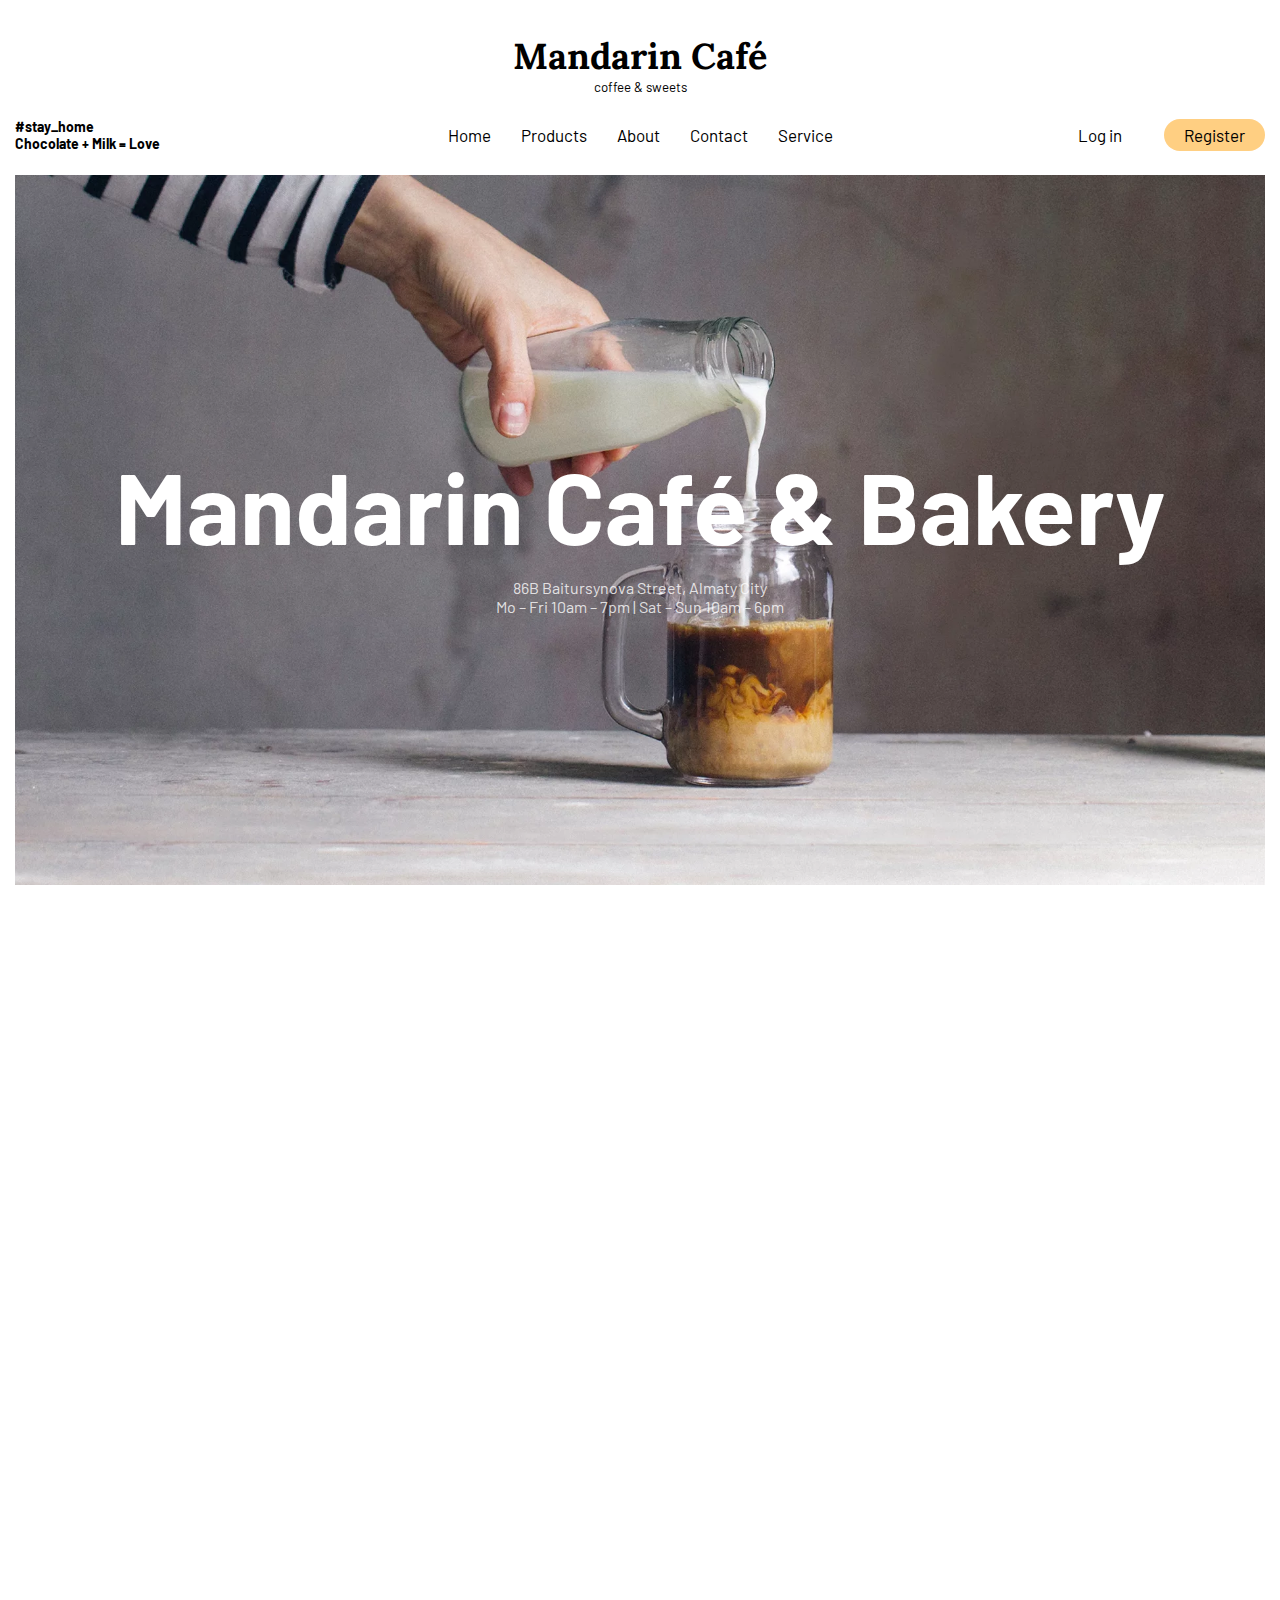
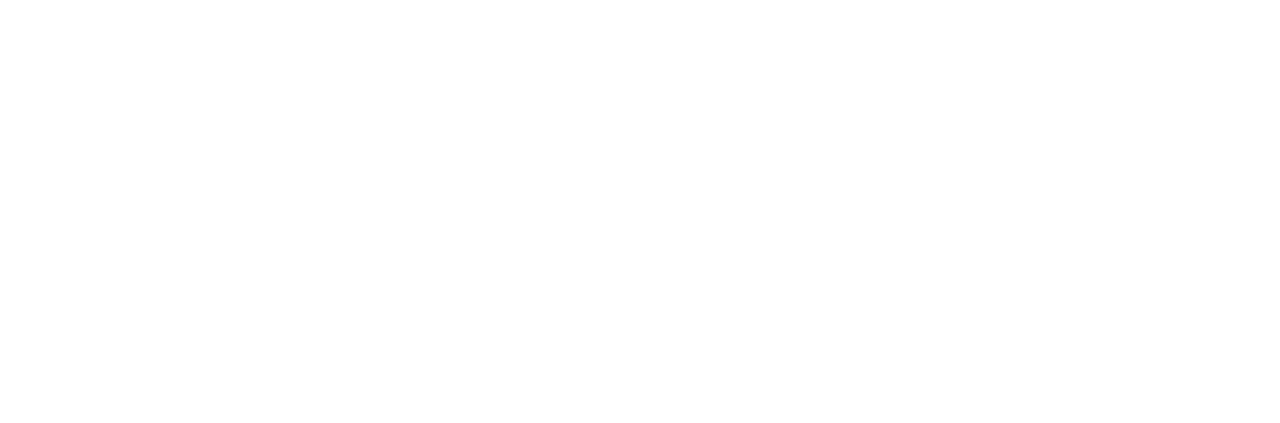
<file: index.html>
<!DOCTYPE html>
<html lang="en">
<head>
    <meta charset="UTF-8">
    <link rel="stylesheet" href="css/style.css">
    <link rel="stylesheet" href="css/header.css">
    <link rel="stylesheet" href="css/modal.css">
    <link rel="stylesheet" href="css/home_page.css">
    <link href="https://fonts.googleapis.com/css2?family=Lora:wght@700&display=swap" rel="stylesheet">
    <link href="https://fonts.googleapis.com/css?family=Barlow&display=swap" rel="stylesheet">
    <title>Home</title>
</head>
<body>
<!-- HEADER OPEN -->
    <header class="header">
        <h1 id="title-cofe">Mandarin Café</h1>
        <small id="little-title">coffee & sweets</small>
        <div class="flex-box">
            <div class="child">
                <h2 class="slogan">#stay_home</h2>
                <h2 class="slogan">Chocolate + Milk = Love</h2>
            </div>
            <nav class="nav-menu">
                <ul class="nav-ul">
                    <li><a class="nav-ul-a" href="index.html">Home</a></li>
                    <li><a class="nav-ul-a" href="">Products</a></li>
                    <li><a class="nav-ul-a" href="">About</a></li>
                    <li><a class="nav-ul-a" href="contacts.html">Contact</a></li>
                    <li><a class="nav-ul-a" href="">Service</a></li>
                </ul>
            </nav>
            <div class="child child-last">
                <button id="btn-login">Log in</button>
                <button id="btn-register">Register</button>
            </div>
        </div>
    </header>
<!-- HEADER CLOSE -->
<!-- HOME OPEN -->
    <div class="main-container">
        <div class="poster-box">
            <div class="box">
                <h1 class="title-home-text">
                    Mandarin Café & Bakery
                </h1>
                <div class="address-home-text">
                    86B Baitursynova Street, Almaty City
                    <br>
                    Mo – Fri 10am – 7pm | Sat – Sun 10am – 6pm
                </div>
            </div>
        </div>
    </div>
<!-- HOME CLOSE -->
    <script src="js/script.js"></script>
</body>
</html>
</file>
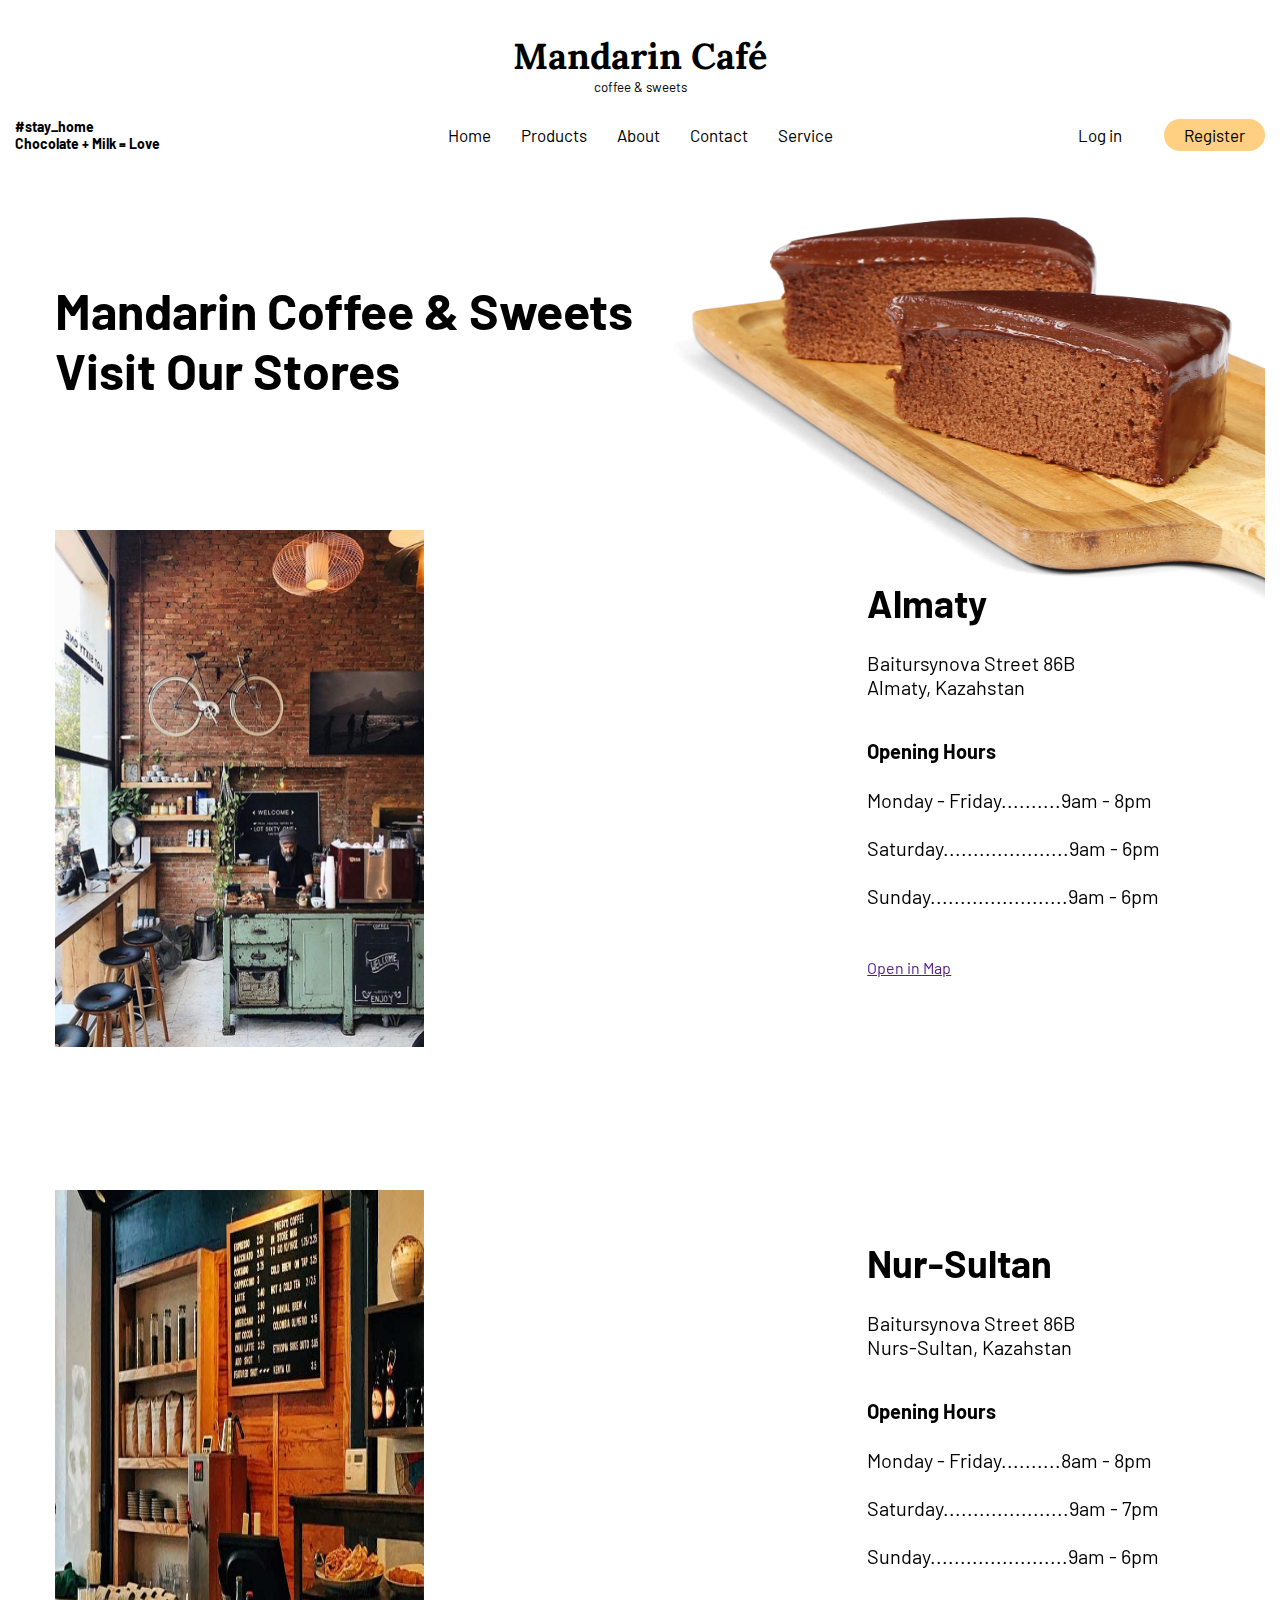
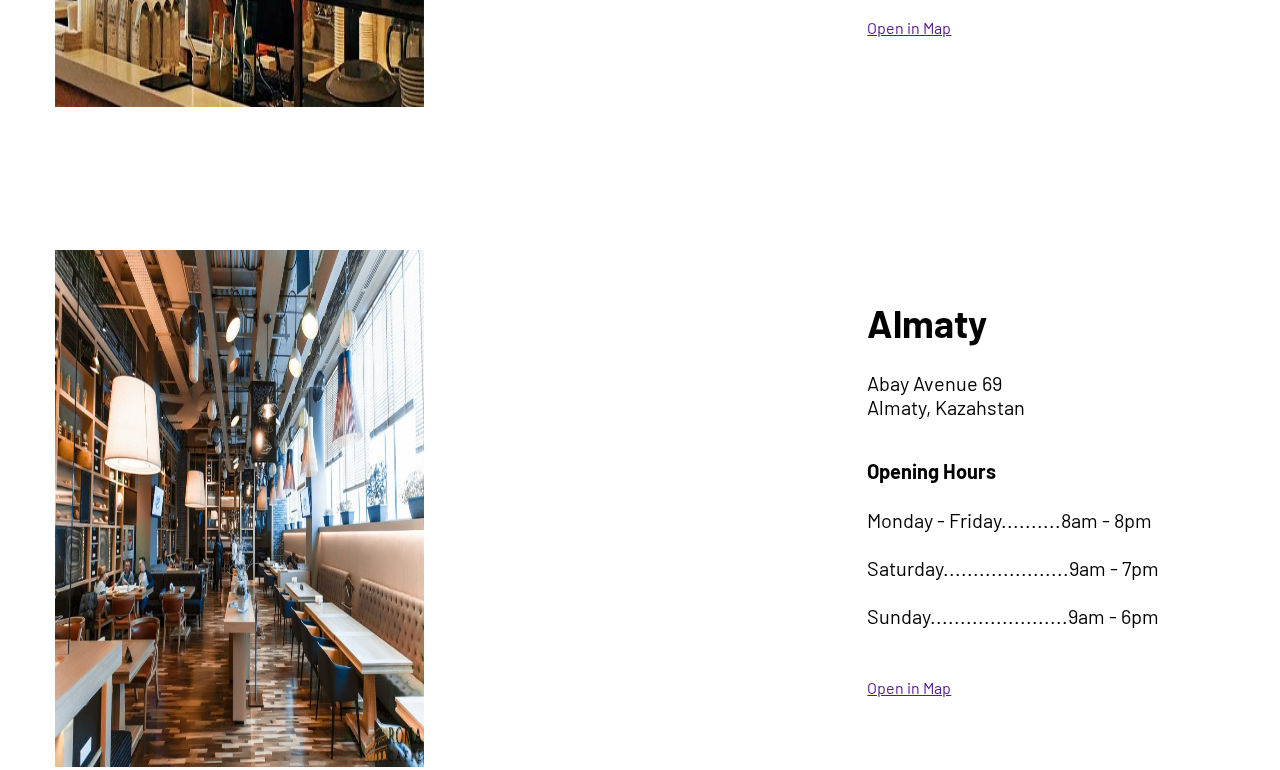
<file: contacts.html>
<!DOCTYPE html>
<html lang="en">
<head>
    <meta charset="UTF-8">
    <link rel="stylesheet" href="css/style.css">
    <link rel="stylesheet" href="css/header.css">
    <link rel="stylesheet" href="css/modal.css">
    <link rel="stylesheet" href="css/contacts.css">
    <link href="https://fonts.googleapis.com/css?family=Barlow|Dosis&display=swap" rel="stylesheet">
    <link href="https://fonts.googleapis.com/css2?family=Lora:wght@700&display=swap" rel="stylesheet">
    <link href="https://fonts.googleapis.com/css?family=Barlow&display=swap" rel="stylesheet">
    <title>Contact</title>
</head>
<body>
<!-- HEADER OPEN -->
    <header class="header">
        <h1 id="title-cofe">Mandarin Café</h1>
        <small id="little-title">coffee & sweets</small>
        <div class="flex-box">
            <div class="child">
                <h2 class="slogan">#stay_home</h2>
                <h2 class="slogan">Chocolate + Milk = Love</h2>
            </div>
            <nav class="nav-menu">
                <ul class="nav-ul">
                    <li><a class="nav-ul-a" href="index.html">Home</a></li>
                    <li><a class="nav-ul-a" href="">Products</a></li>
                    <li><a class="nav-ul-a" href="">About</a></li>
                    <li><a class="nav-ul-a" href="contacts.html">Contact</a></li>
                    <li><a class="nav-ul-a" href="">Service</a></li>
                </ul>
            </nav>
            <div class="child child-last">
                <button id="btn-login">Log in</button>
                <button id="btn-register">Register</button>
            </div>
        </div>
    </header>
<!-- HEADER CLOSE -->

<!-- CONTACTS OPEN-->
    <div class="main-container">
        <div class="cafename">
            <img src="assets/images/contacts/tort2.jpg" width="600" height="400" class="rightpic"/>
            <h1 class="h1-contact"><b>Mandarin Coffee & Sweets<br>Visit Our Stores</b></h1>
        </div>


        <div class="flex-container">
            <div class="flex-muni">
                <div class="child-muni">
                    <a href="#"><img src="assets/images/contacts/caffe1.jpg" width="100%" height="517" class="photocafe"/></a>
                </div>
                <div class="child-muni">
                    <iframe src="https://www.google.com/maps/embed?pb=!1m18!1m12!1m3!1d3879.387818025401!2d76.9262348484681!3d43.246031310589906!2m3!1f0!2f0!3f0!3m2!1i1024!2i768!4f13.1!3m3!1m2!1s0x38836ec8db1134a9%3A0x5b4bfccdc6fd3075!2z0YPQu9C40YbQsCDQkdCw0LnRgtGD0YDRgdGL0L3QvtCy0LAgNjjQsSwg0JDQu9C80LDRgtGLIDA1MDAwMA!5e0!3m2!1sru!2skz!4v1589105276397!5m2!1sru!2skz" width="100%" height="517" frameborder="0" style="border:0;" allowfullscreen="" aria-hidden="false" tabindex="0"></iframe>
                </div>
                <div class="child-muni-last">
                    <div class="adr">
                        <h2 class="name-of-cafe">Almaty</h2>
                        Baitursynova Street 86B
                        <br>
                        Almaty, Kazahstan
                        <br>
                        <h4 class="margin-25">Opening Hours</h4>

                        Monday - Friday..........9am - 8pm
                        <br><br>
                        Saturday.....................9am - 6pm
                        <br><br>
                        Sunday.......................9am - 6pm
                    </div>
                    <a class="btn-map-open" href="">Open in Map</a>
                </div>
            </div>

            <div class="flex-muni">
                <div class="child-muni">
                    <a href="#"><img src="assets/images/contacts/caffe3.jpg" width="100%" height="517" class="photocafe"/></a>
                </div>
                <div class="child-muni">
                    <iframe src="https://www.google.com/maps/embed?pb=!1m18!1m12!1m3!1d3879.387818025401!2d76.9262348484681!3d43.246031310589906!2m3!1f0!2f0!3f0!3m2!1i1024!2i768!4f13.1!3m3!1m2!1s0x38836ec8db1134a9%3A0x5b4bfccdc6fd3075!2z0YPQu9C40YbQsCDQkdCw0LnRgtGD0YDRgdGL0L3QvtCy0LAgNjjQsSwg0JDQu9C80LDRgtGLIDA1MDAwMA!5e0!3m2!1sru!2skz!4v1589105276397!5m2!1sru!2skz" width="100%" height="517" frameborder="0" style="border:0;" allowfullscreen="" aria-hidden="false" tabindex="0"></iframe>
                </div>
                <div class="child-muni-last">
                    <div class="adr">
                        <h2 class="name-of-cafe">Nur-Sultan</h2>
                        Baitursynova Street 86B
                        <br>
                        Nurs-Sultan, Kazahstan
                        <br>
                        <h4 class="margin-25">Opening Hours</h4>

                        Monday - Friday..........8am - 8pm
                        <br><br>
                        Saturday.....................9am - 7pm
                        <br><br>
                        Sunday.......................9am - 6pm
                    </div>
                    <a class="btn-map-open" href="">Open in Map</a>
                </div>
            </div>

            <div class="flex-muni">
                <div class="child-muni">
                    <a href="#"><img src="assets/images/contacts/caffe2.jpg" width="100%" height="517" class="photocafe"/></a>
                </div>
                <div class="child-muni">
                    <iframe src="https://www.google.com/maps/embed?pb=!1m18!1m12!1m3!1d2906.4436773897787!2d76.9295726152357!3d43.242122379137484!2m3!1f0!2f0!3f0!3m2!1i1024!2i768!4f13.1!3m3!1m2!1s0x38836ec5104e6879%3A0xc304fd8c3c64d7a!2z0L_RgNC-0YHQvy4g0JDQsdCw0Y8gNjksINCQ0LvQvNCw0YLRiyAwNTAwMDA!5e0!3m2!1sru!2skz!4v1589219337361!5m2!1sru!2skz" width="100%" height="517" frameborder="0" style="border:0;" allowfullscreen="" aria-hidden="false" tabindex="0"></iframe>
                </div>
                <div class="child-muni-last">
                    <div class="adr">
                        <h2 class="name-of-cafe">Almaty</h2>
                        Abay Avenue 69
                        <br>
                        Almaty, Kazahstan
                        <br>
                        <h4 class="margin-25">Opening Hours</h4>

                        Monday - Friday..........8am - 8pm
                        <br><br>
                        Saturday.....................9am - 7pm
                        <br><br>
                        Sunday.......................9am - 6pm
                    </div>
                    <a class="btn-map-open" href="">Open in Map</a>
                </div>
            </div>
        </div>
    </div>
<!-- CONTACTS CLOSE-->
    <script src="js/script.js"></script>
</body>
</html>
</file>
<file: css/style.css>
/* Write Musa Zhaksybay Start */
* {
    padding: 0;
    margin: 0;
}

*:after {
    box-sizing: border-box;
}

body {
    font-family: 'Barlow', sans-serif;
    height: 2000px;
    padding-top: 23px;
}

button:focus, input:focus {
    outline: none;
}

.main-container {
    margin: 0 15px;
    /*background: darkorange;*/
}

.test {
    height: 700px;
}

.btn-a-style {
    font-family: 'Barlow', sans-serif;
    text-decoration: none;
    position: relative;
    color: #000;
}

.btn-a-style:after {
    content: "";
    display: block;
    width: 0;
    height: 1px;
    background-color: #000;
    margin-top: 5px;
    position: absolute;
    top: 100%;
    left: 0;
    z-index: 1;
    transition: width 0.4s;
}

.btn-a-style:hover:after {
    width: 100%;
}
/* Write Musa Zhaksybay End */
</file>
<file: css/header.css>
/* Write Yerbolat Pazyl Start*/

.header {
    /*background: blue;*/
    margin: 0 15px;
}

#title-cofe {
    text-align: center;
    font-family: 'Lora', serif;
    font-size: 36px;
    padding: 10px 0 0;
    /*background-color: red;*/
}

#little-title {
    display: block;
    text-align: center;
    font-weight: 400;
    /*background-color: darkslategrey;*/
}

.flex-box {
    display: flex;
    justify-content: space-between;
    /*background-color: indigo;*/
    align-items: center;
    position: relative;
    height: 80px;
}

.child {
    width: 15%;
    /*background-color: darkslategrey;*/
}

.child-last {
    display: flex;
    justify-content: space-between;
    box-sizing: border-box;
    /*background: red;*/
}

.slogan {
    font-size: 14px;
}

.nav-menu {
    width: 60%;
    /*background-color: green;*/
    /*padding: 7px 30% 0;*/
}

.nav-ul {
    display: flex;
    list-style: none;
    justify-content: center;
    /*background-color: yellow;*/
}

.nav-ul-a {
    color: #000;
    padding: 0 15px;
    font-size: 17px;
    font-weight: 400;
    font-family: 'Barlow', sans-serif;
    text-decoration: none;
    position: relative;
}

.nav-ul-a:after {
    content: "";
    display: block;
    width: 0;
    height: 1.5px;
    background-color: #000;
    margin-top: 5px;
    position: absolute;
    top: 100%;
    left: 0;
    z-index: 1;
    transition: width 0.4s;
}

.nav-ul-a:hover:after {
    width: 100%;
}

.login-name {
    text-decoration: none;
    font-size: 17px;
    color: #000;
    font-weight: 400;
    font-family: 'Barlow', sans-serif;
    transform-origin: center;
    transition: all .200s;
    display: block;
}

.login-name:hover {
    color: rgba(255, 160, 5, 0.6);
    font-weight: 600;
    font-size: 18px;
}

#btn-login, #btn-register, #btn-logout-exit {
    font-size: 17px;
    font-weight: 400;
    font-family: 'Barlow', sans-serif;
    transform-origin: center;
    transition: all .200s;
}

#btn-login {
    border: none;
    background: none;
}

#btn-login:hover {
    color: rgba(255, 160, 5, 0.6);
    font-weight: 600;
    font-size: 18px;
}

#btn-register, #btn-logout-exit {
    padding: 0 20px;
    border: none;
    border-radius: 20px;
    line-height: 32px;
    background: rgba(255, 160, 5, 0.5);
    text-align: center;
}

#btn-register:hover, #btn-logout-exit:hover {
    background: rgba(0, 0, 0, 0.7);
    color: #fff;
}

/* Write Yerbolat Pazyl End */
</file>
<file: css/modal.css>
/* Write Pazyl Yerbolat Start */
.modal {
    position: absolute;
    width: 100%;
    height: 100%;
    top: 0;
    left: 0;
    background: rgba(0, 0, 0, 0.9);
    z-index: 2;
}

.modal-body {
    width: 400px;
    margin: 250px auto 0;
    background: rgb(255, 196, 85);
    box-sizing: border-box;
    padding: 30px;
    animation: modal-open .6s ease-in-out;
}

.modal-head {
    display: flex;
    justify-content: space-between;
}

.title-login {
    font-size: 18px;
    color: #000;
}

.modal-input {
    width: 100%;
    height: 35px;
    margin-top: 25px;
    border: 1px solid #0e0e0e;
    border-radius: 4px;
    background: none;
    box-sizing: border-box;
    padding-left: 10px;
}

.btn-form-login {
    display: block;
    width: 75%;
    margin: 25px auto 10px;
    height: 35px;
    border: none;
    border-radius: 22px;
    font-size: 16px;
    font-weight: 400;
    transform-origin: center;
    transition: all .250s;
}

.btn-form-login:hover {
    transform: scale(1.05);
}


.btn-modal-close {
    border: none;
    background: none;
    display: block;
    font-weight: bold;
    font-size: 16px;
    transition: all .250s;
}

.btn-modal-close:hover {
    transform: rotate(180deg);
}

::placeholder { /* Chrome, Firefox, Opera, Safari 10.1+ */
    color: #000;
    opacity: 1; /* Firefox */
}

:-ms-input-placeholder { /* Internet Explorer 10-11 */
    color: #000;
}

::-ms-input-placeholder { /* Microsoft Edge */
    color: #000;
}

#valid-one {
    color: rgb(211, 49, 49);
    font-weight: 400;
    display: block;
}



/* Write Pazyl Yerbolat End */
</file>
<file: css/home_page.css>
/* Write Yerbolat Pazyl Start */

.poster-box {
    background: url("../assets/images/home/home0.webp") no-repeat center center;
    background-size: cover;
    height: calc(100vh - 270px);
    padding: 40px 0;
    text-align: center;
    color: #ffffff;
    display: flex;
    align-items: center;
    justify-content: center;
}

.title-home-text {
    font-size: 100px;
    margin-bottom: 13px;
}

.address-home-text {
    font-size: 16px;
    color: rgba(255, 255, 255, 0.8);
}

.flex-box-home {
    /*background: blue;*/
    padding: 140px 40px;
    text-align: center;
    display: flex;
    align-items: center;
    justify-content: space-between;
}

.flex-child-home {
    width: 32.7%;
    height: 540px;
    background: #f5eaec;
}

.ch-1 {
    background: url("../assets/images/home/store1.webp") no-repeat center center;
    background-size: cover;
}

.ch-2 {
    background: url("../assets/images/home/store2.webp") no-repeat center center;
    background-size: cover;
}

.ch-1:before, .ch-2:before {
    font-size: 30px;
    font-family: 'Barlow', sans-serif;
    font-weight: 600;
    background: rgba(255,255,255,.8);
    display: flex;
    justify-content: center;
    align-items: center;
    height: 540px;
    opacity: 0;
    transition: opacity .4s;
}

.ch-1:before {
    content: "Breakfast & Lunch";
}

.ch-2:before {
    content: "Coffee & Tea";
}

.ch-1:hover:before, .ch-2:hover:before {
    opacity: 1;
}

.ch-3 {
    display: flex;
    justify-content: center;
    align-items: center;
    /*background: red;*/
}

.ch-3-h2 {
    font-family: 'Barlow', sans-serif;
    font-size: 30px;
    margin-bottom: 25px;
    line-height: 1.2;
    font-weight: 600;
}

.ch-3-div {
    width: 80%;
    margin: 0 auto 25px;
    font-size: 16px;
}

/* Write Yerbolat Pazyl End */

/* Write Musa Zhaksybay Start */
.home-slider {
    padding: 140px 0;
    /* background: green; */
    text-align: center;
}

.h2-home {
    font-size: 54px;
    margin-bottom: 40px;
}

.paralax {
    padding: 140px 0;
    /* background-color: black; */
}

.home-paralax {
}

.paralax-box {
    display: flex;
    justify-content: center;
    align-items: center;
    text-align: center;
    min-height: calc(88vh);
    color: #fff;
    background-image: url("../assets/images/home/paralax.webp");
    background-repeat: no-repeat;
    background-position: -340px -290px;
    /*transition: background-position 180ms;*/
    background-color: black;
}

.paralax-title {
    font-size: 66.5px;
    margin-bottom: 40px;
}

.parallax-btn {
    padding: 20px 50px;
    background-color: #fff;
    text-decoration: none;
    color: #000;
    cursor: pointer;
    border: 1px solid transparent;
    transition: all .300s;
}

.parallax-btn:hover {
    color: #fff;
    border: 1px solid #fff;
    background: transparent;
}

/* Write Musa Zhaksybay End */
</file>
<file: css/contacts.css>
/* Write Munira Kasymova Start*/
.cafename {
	margin-bottom: 80px;
	margin-top: 35px;
}

.rightpic {
	/*border: 1px solid black;*/
	position: absolute;
	right: 15px;
}

.h1-contact {
	font: 50px Barlow;
	padding-top: 70px;
	padding-left: 40px;
	padding-bottom: 50px;
	/*background: blue;*/
}

.flex-container {
	margin-left: 40px;
	/*background: white;*/
}

.flex-muni {
	display: flex;
	justify-content: space-between;
	margin-bottom: 140px;
	/*background: green;*/
}

.child-muni {
	width: 30.5%;
	/*background: indigo;*/
}


.child-muni-last {
	width: 37%;
	/*background: indigo;*/
}

.adr {
	font: 20px Barlow;
	padding-top: 50px;
	padding-left: 50px;
	margin-bottom: 50px;
}

.name-of-cafe {
	font-size: 38px;
	margin-bottom: 25px;
}

.margin-25 {
	margin: 40px 0 25px;
}

.btn-map-open {
	font-size: 16px;
	margin-left: 50px;
}

/* Write Munira Kasymova End*/
</file>
